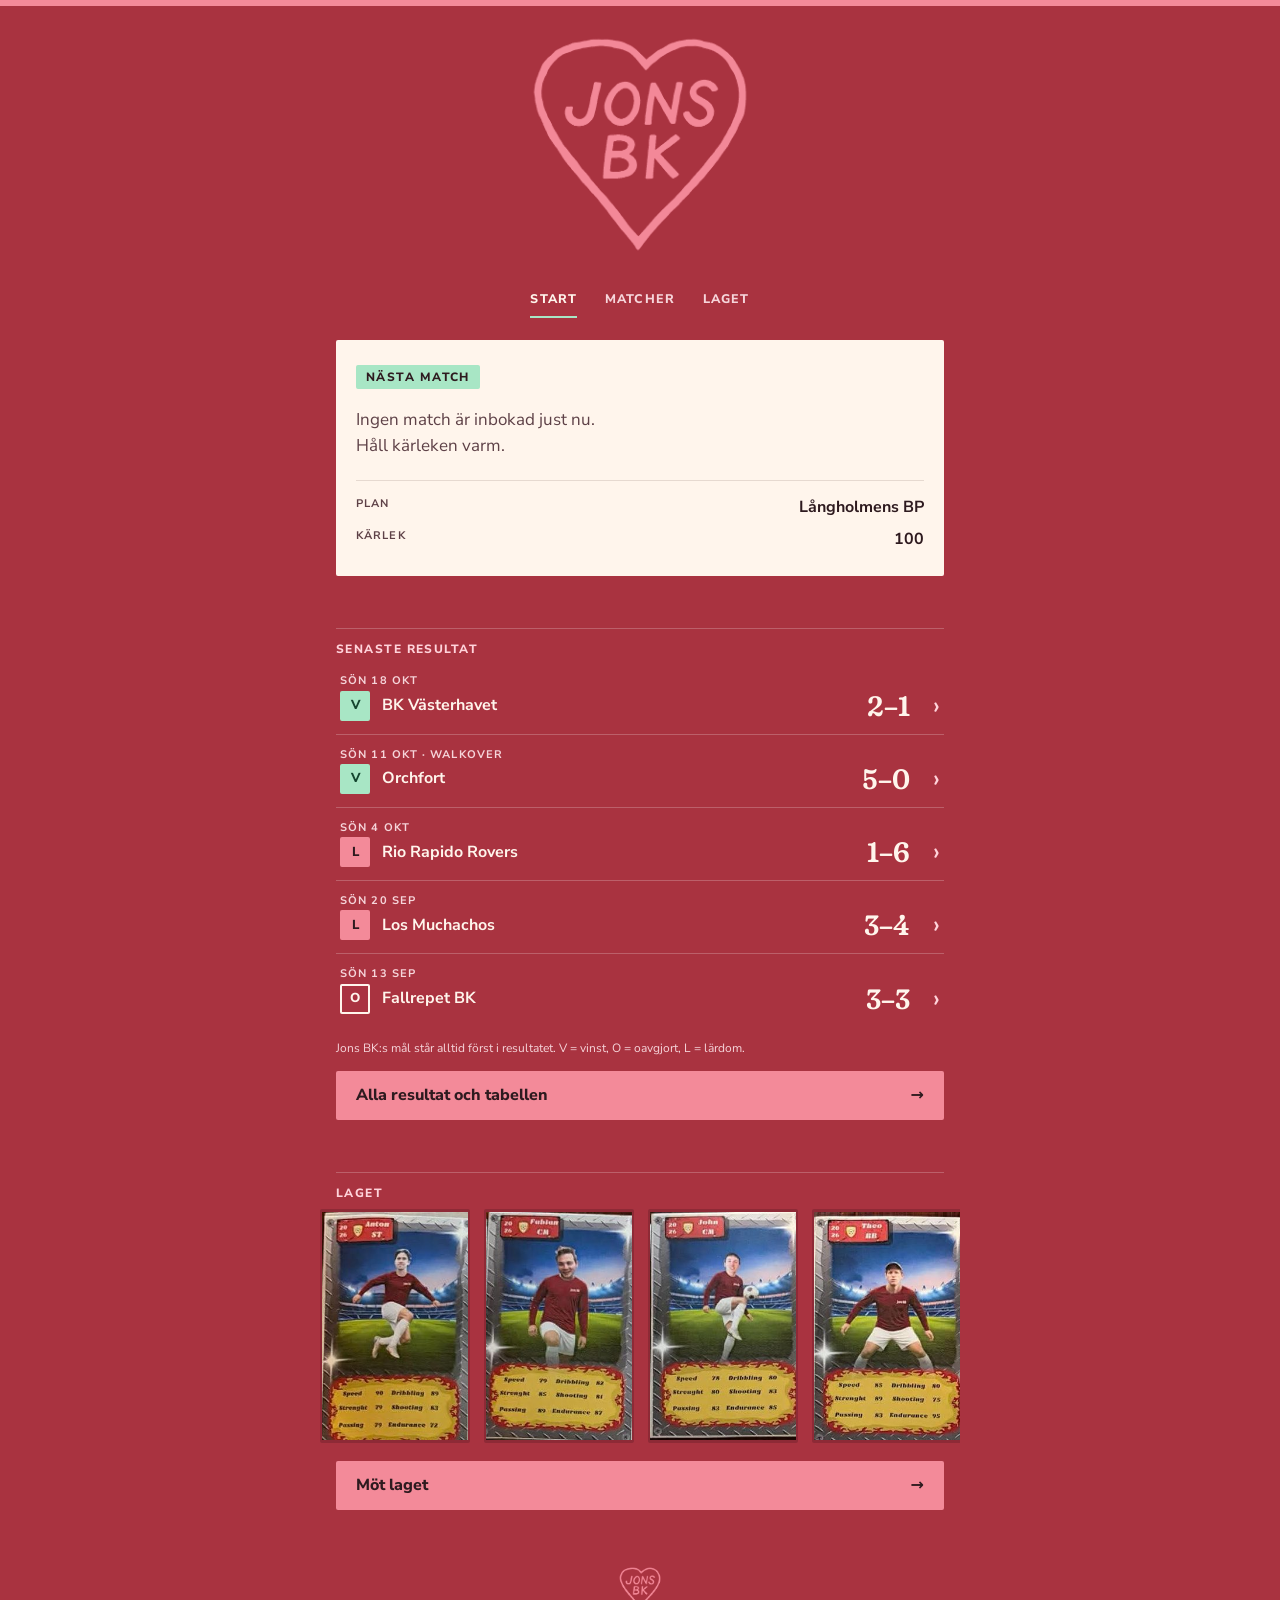
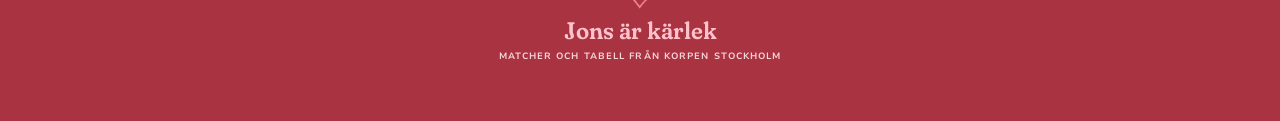
<file: index.html>
<!doctype html>
<html lang="sv"><head><meta charset="utf-8"><meta name="viewport" content="width=device-width, initial-scale=1, viewport-fit=cover"><title>Jons BK – Start</title><meta name="description" content="Jons BK spelar sjumannafotboll i Korpen Stockholm. Matcher, tabell och spelarkort, med kärlek."><link rel="preconnect" href="https://fonts.googleapis.com"><link rel="preconnect" href="https://fonts.gstatic.com" crossorigin><link href="https://fonts.googleapis.com/css2?family=Fraunces:opsz,wght,SOFT@9..144,300..800,0..100&family=Nunito+Sans:wght@400;700;800&display=swap" rel="stylesheet"><meta name="theme-color" content="#A93340"><link rel="preload" as="image" href="assets/logo/jons-bk-rosa.png" fetchpriority="high"><link rel="icon" type="image/png" href="assets/logo/favicon.png"><link rel="stylesheet" href="style.css"></head><body data-page="start"><div id="root"><div class="wrap"><header class="mast"><span class="logo" aria-hidden="true"></span></header></div></div><noscript><p style="padding:16px">Sidan behöver JavaScript för att visa matcher och spelarkort. Slå på det så rullar bollen igen.</p></noscript><script src="site.js"></script></body></html>
</file>
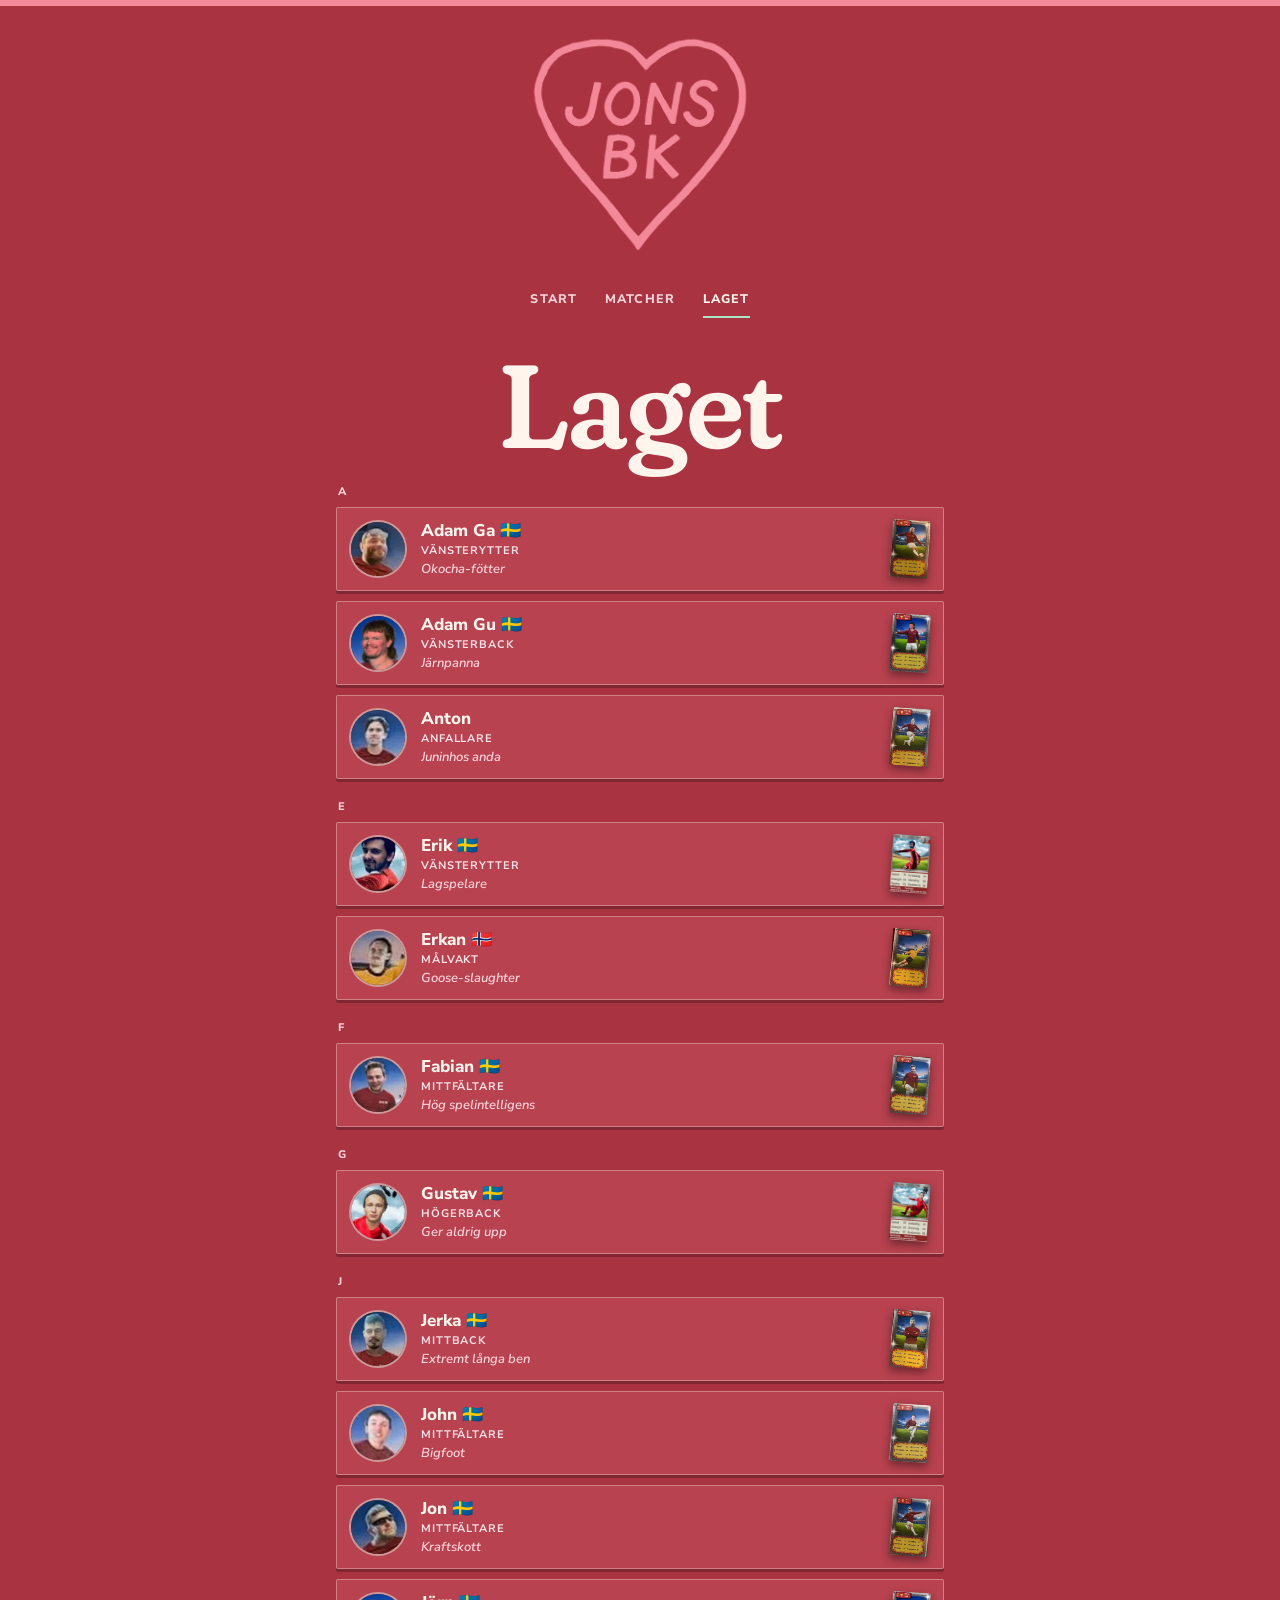
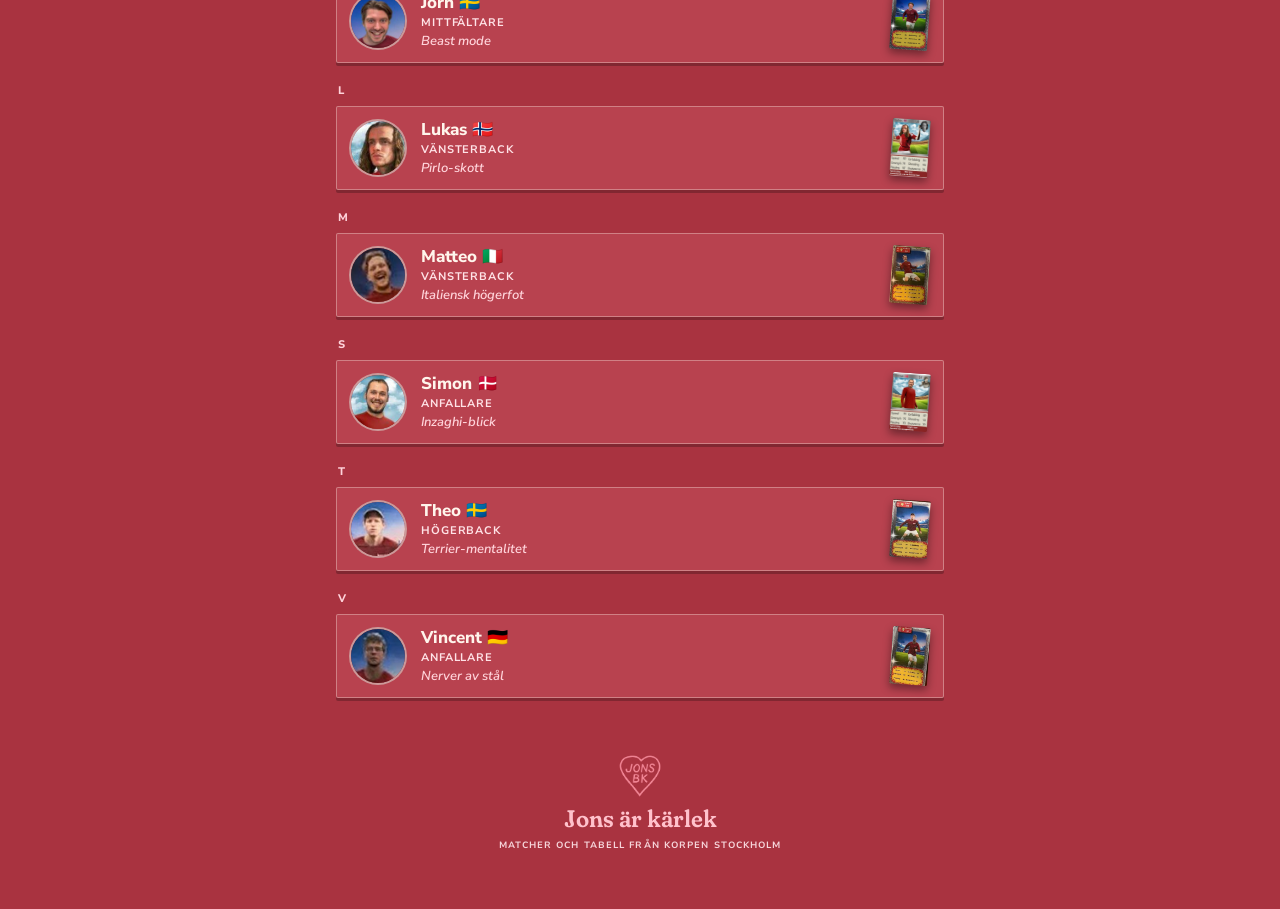
<file: laget.html>
<!doctype html>
<html lang="sv"><head><meta charset="utf-8"><meta name="viewport" content="width=device-width, initial-scale=1, viewport-fit=cover"><title>Jons BK – Laget</title><meta name="description" content="Spelarkort med superkrafter och utmärkelser för varje hjärta i Jons BK."><link rel="preconnect" href="https://fonts.googleapis.com"><link rel="preconnect" href="https://fonts.gstatic.com" crossorigin><link href="https://fonts.googleapis.com/css2?family=Fraunces:opsz,wght,SOFT@9..144,300..800,0..100&family=Nunito+Sans:wght@400;700;800&display=swap" rel="stylesheet"><meta name="theme-color" content="#A93340"><link rel="preload" as="image" href="assets/logo/jons-bk-rosa.png" fetchpriority="high"><link rel="icon" type="image/png" href="assets/logo/favicon.png"><link rel="stylesheet" href="style.css"></head><body data-page="laget"><div id="root"><div class="wrap"><header class="mast"><span class="logo" aria-hidden="true"></span></header></div></div><noscript><p style="padding:16px">Sidan behöver JavaScript för att visa matcher och spelarkort. Slå på det så rullar bollen igen.</p></noscript><script src="site.js"></script></body></html>
</file>
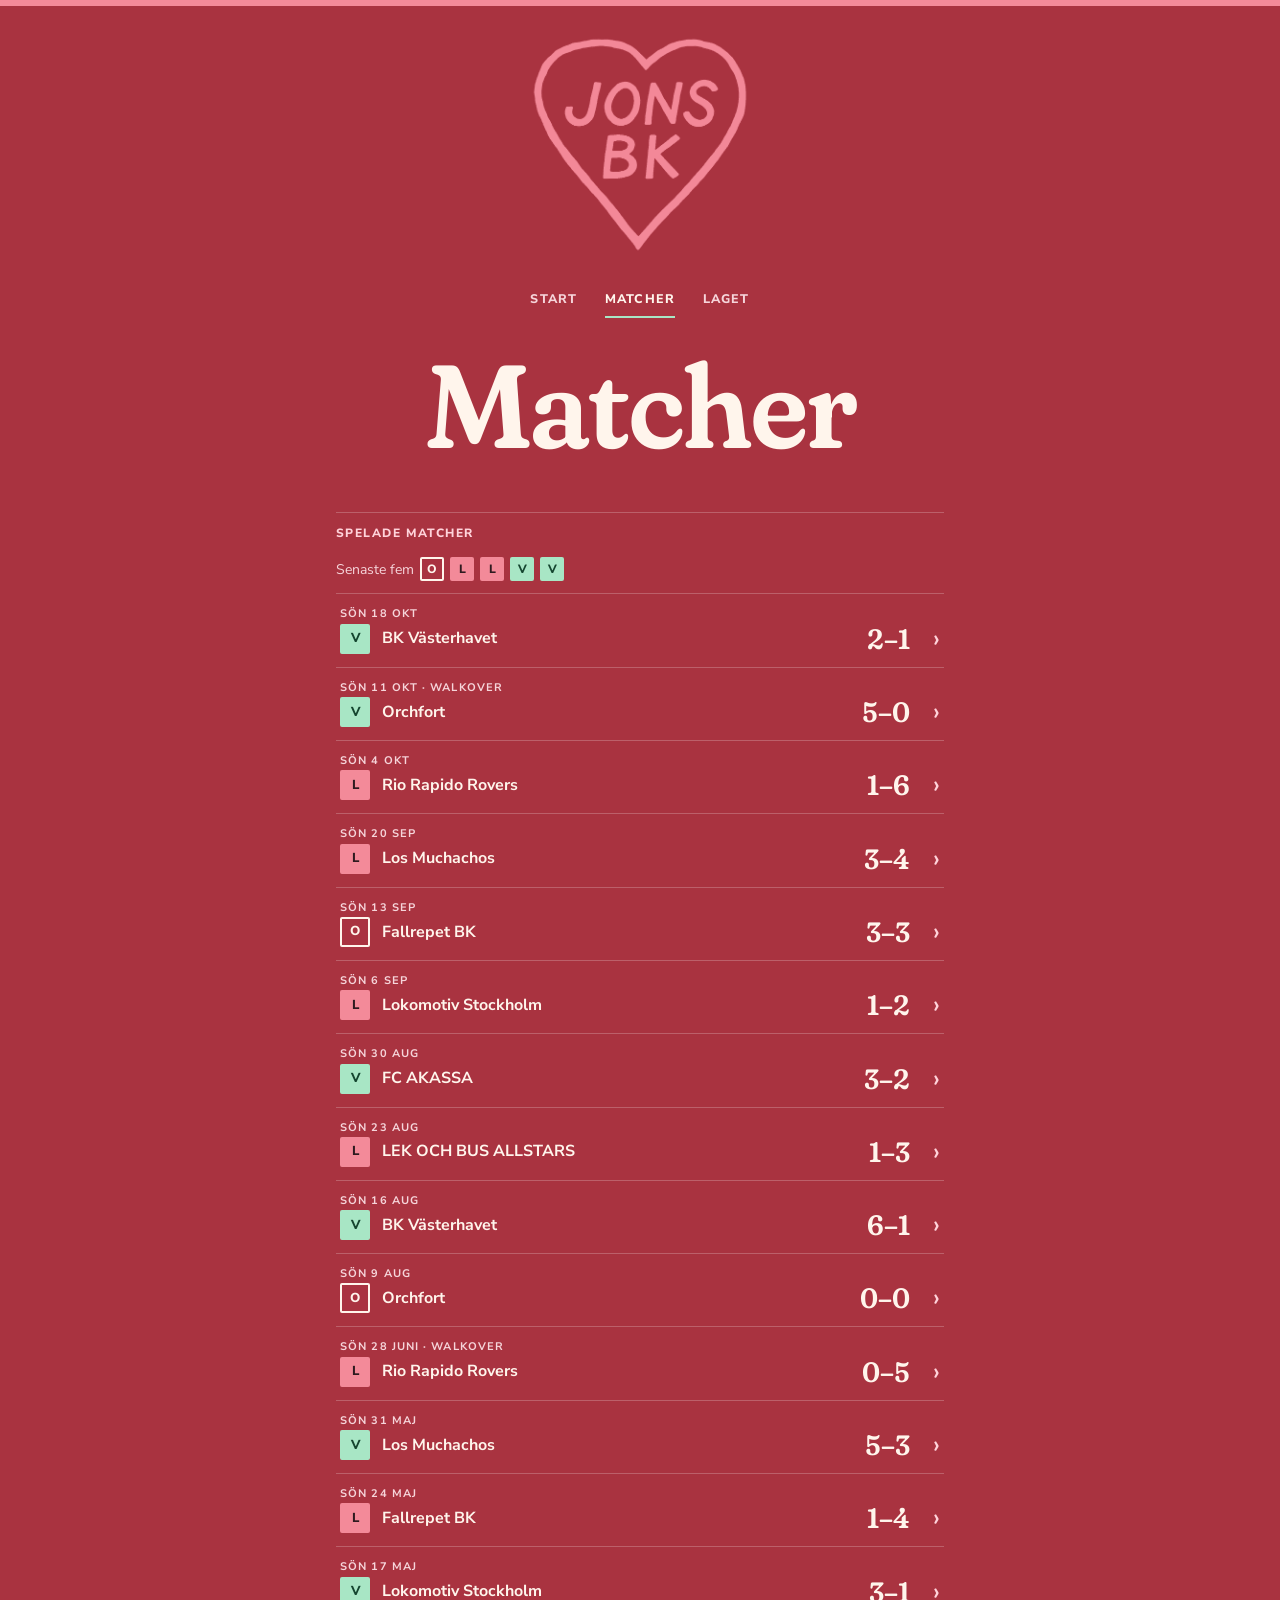
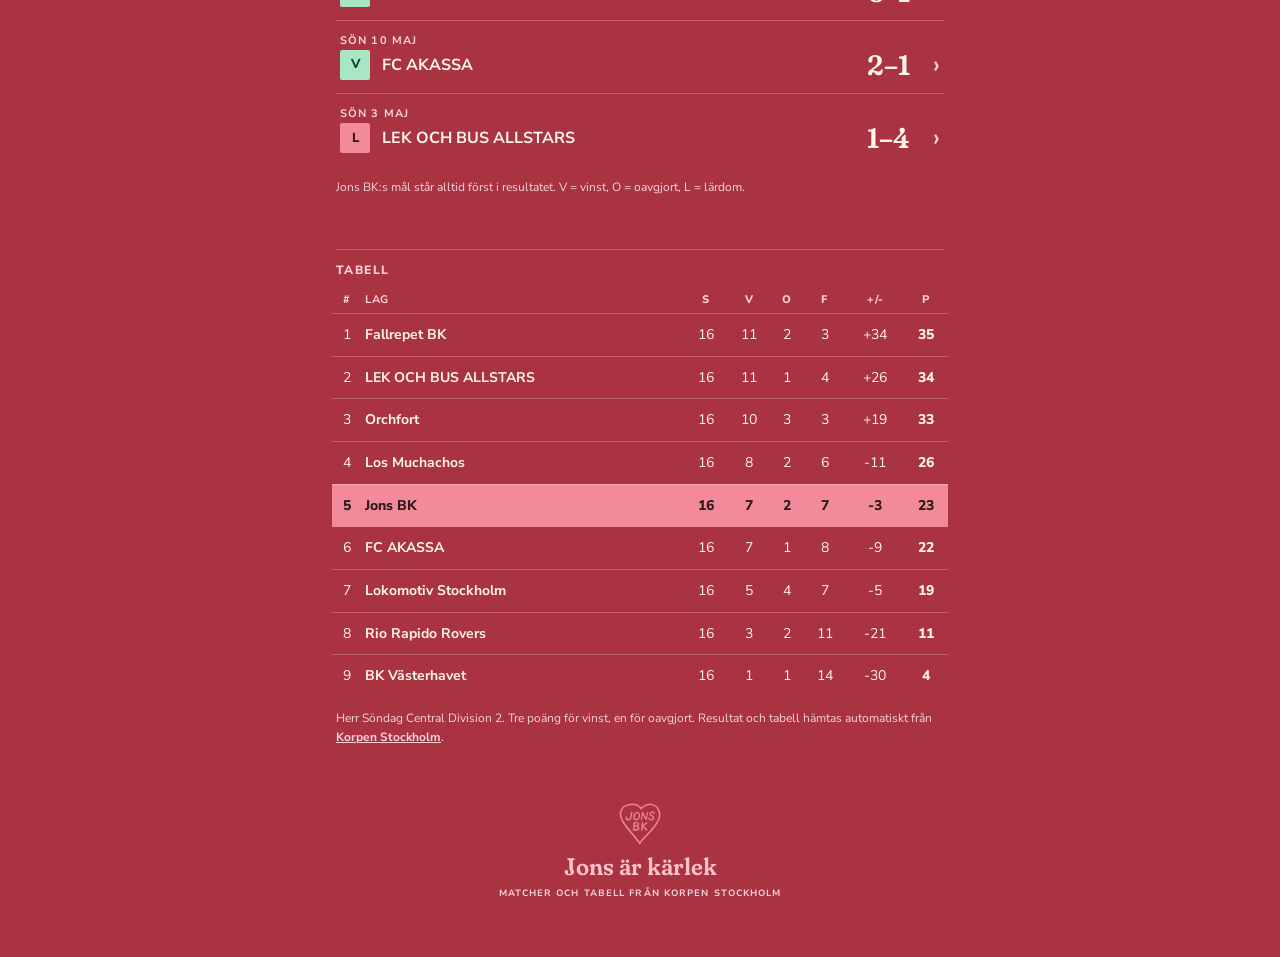
<file: matcher.html>
<!doctype html>
<html lang="sv"><head><meta charset="utf-8"><meta name="viewport" content="width=device-width, initial-scale=1, viewport-fit=cover"><title>Jons BK – Matcher och tabell</title><meta name="description" content="Resultat, kommande matcher och ställningen i serien för Jons BK."><link rel="preconnect" href="https://fonts.googleapis.com"><link rel="preconnect" href="https://fonts.gstatic.com" crossorigin><link href="https://fonts.googleapis.com/css2?family=Fraunces:opsz,wght,SOFT@9..144,300..800,0..100&family=Nunito+Sans:wght@400;700;800&display=swap" rel="stylesheet"><meta name="theme-color" content="#A93340"><link rel="preload" as="image" href="assets/logo/jons-bk-rosa.png" fetchpriority="high"><link rel="icon" type="image/png" href="assets/logo/favicon.png"><link rel="stylesheet" href="style.css"></head><body data-page="matcher"><div id="root"><div class="wrap"><header class="mast"><span class="logo" aria-hidden="true"></span></header></div></div><noscript><p style="padding:16px">Sidan behöver JavaScript för att visa matcher och spelarkort. Slå på det så rullar bollen igen.</p></noscript><script src="site.js"></script></body></html>
</file>
<file: style.css>
/* Jons BK: minimalt, inverterat. Rosa logga på djuprött. Färger från loggan; text och fyllningar valda för läsbarhet. */
:root{
  --bg:#A93340; --bg-deep:#8E2A36; --panel:rgba(255,255,255,.08); --line:rgba(255,255,255,.22);
  --text:#FFF5EC; --soft:#F6D5DA; --accent:#FFD3DA; --pink:#F38A99; --pink-lt:#FFC2CC; --mint:#A8E6C5;
  --ink:#2E1A1F; --cream:#FFF5EC; --leaf:#1F6B4A;
  --display:"Fraunces",Georgia,"Times New Roman",serif;
  --body:"Nunito Sans",system-ui,-apple-system,"Segoe UI",sans-serif;
  color-scheme:dark;
}
*,*::before,*::after{box-sizing:border-box}
html{-webkit-text-size-adjust:100%;background:var(--bg);scroll-behavior:smooth}
@view-transition{navigation:auto}
main{animation:rise .35s cubic-bezier(.2,.8,.2,1) backwards}
html,body{margin:0}
body{background:var(--bg);color:var(--text);font:400 16px/1.55 var(--body);border-top:6px solid var(--pink);min-height:100vh}
img{max-width:100%;display:block}
button{font:inherit;color:inherit}
a{color:inherit}
:focus-visible{outline:3px solid var(--cream);outline-offset:3px}
.mast .logo{transition:opacity .15s}
.wrap{max-width:640px;margin:0 auto;padding:22px 16px 56px}

/* huvud */
.mast{display:flex;flex-direction:column;align-items:center;margin-bottom:18px}
.mast .logo{display:block;width:min(230px,60vw);aspect-ratio:640/636;margin:2px 0 4px}
.mast .logo img{display:block;width:100%;height:100%;opacity:0}
.mast .logo img.instant{opacity:1}
.mast .logo img.ready{opacity:1;transition:opacity .4s ease-out}
.sr{position:absolute;width:1px;height:1px;overflow:hidden;clip:rect(0 0 0 0);white-space:nowrap}

/* meny: enkla textlänkar. Aktuell sida är ljus och understruken. */
.nav{display:flex;flex-wrap:wrap;justify-content:center;gap:4px 28px;list-style:none;margin:0 0 22px;padding:0}
.nav a{display:block;padding:8px 0;font-weight:800;font-size:12.5px;letter-spacing:.09em;text-transform:uppercase;color:var(--soft);text-decoration:none;border-bottom:2px solid transparent;transition:color .15s,border-color .15s}
.nav a:active{opacity:.7}
.nav a[aria-current="page"]{color:var(--text);border-color:var(--mint)}

/* sektioner */

.sec{margin:52px 0 0;padding-top:14px;border-top:1px solid var(--line)}
.sec > h2{margin:0 0 6px;font:800 12px/1 var(--body);letter-spacing:.12em;text-transform:uppercase;color:var(--accent)}
.panel{background:none;border:0;padding:0}
.panel.plain{background:none;border:0;padding:0}
.note{background:var(--pink);color:var(--ink);border-radius:2px;padding:10px 14px;font-size:14px;font-weight:700;margin:20px 0 0}
.prose p{margin:0 0 12px;max-width:62ch}
.fine{font-size:12px;color:var(--soft);margin:12px 0}
.fine a{color:var(--accent);font-weight:700;text-decoration:underline}
.more{margin:14px 0 6px}
.more a{display:flex;justify-content:space-between;align-items:center;padding:12px 20px;border-radius:2px;background:var(--pink);color:var(--ink);font-weight:800;text-decoration:none;transition:background .15s,transform .15s}
.more a span{transition:transform .15s}
.more a:active{transform:scale(.98)}

/* nästa match */
.card{margin-top:20px;background:var(--cream);color:var(--ink);border-radius:2px;padding:24px 20px}
.nameplate{margin:0 0 14px;font:800 12px/1 var(--body);letter-spacing:.12em;text-transform:uppercase;color:var(--bg)}
.sticker{display:inline-block;margin-bottom:12px;background:var(--mint);color:var(--ink);font:800 13px/1 var(--body);padding:7px 12px;border-radius:2px}
.versus .us{display:block;font:400 42px/1 var(--display);color:var(--pink-lt)}
.versus .vs{display:block;margin:6px 0;font-size:14px;color:var(--soft)}
.versus .them{display:block;font:400 36px/1.1 var(--display);overflow-wrap:anywhere}
.flame{margin-top:18px;padding-top:14px;border-top:1px solid var(--line)}
.stats{display:grid;grid-template-columns:auto 1fr;gap:8px 16px;margin:0}
.stats dt{color:var(--soft);font:700 11px/1.6 var(--body);letter-spacing:.1em;text-transform:uppercase}
.stats dd{margin:0;text-align:right;font-weight:700;overflow-wrap:anywhere}
.empty{margin:0;padding:4px 0 2px;font-size:17px;color:var(--soft)}

/* nästa match: krämvit så att den sticker ut */
.card .versus .us{color:var(--bg)}
.card .versus .them{color:var(--ink)}
.card .versus .vs,.card .stats dt,.card .empty{color:#5E4147}
.card .nameplate{display:inline-block;background:var(--mint);color:var(--ink);padding:6px 10px;border-radius:2px}
.card .stats dd{color:var(--ink)}
.card .flame{border-top-color:#E6D9D0}
.mnext{display:block;width:100%;margin-top:16px;padding:12px 14px;border:0;border-radius:2px;background:var(--bg);color:var(--cream);font:800 14px/1.2 var(--body);text-align:center;text-decoration:none;cursor:pointer;transition:background .15s,transform .12s}
.mnext:active{transform:translateY(1px)}

/* kortremsa på startsidan */
.strip{display:flex;gap:14px;overflow-x:auto;scroll-snap-type:x proximity;margin:0 -16px;padding:4px 16px 12px;-webkit-overflow-scrolling:touch}
.strip a{flex:none;width:150px;scroll-snap-align:start;border-radius:2px}
.strip img{width:100%;height:auto;aspect-ratio:250/390;object-fit:contain;border-radius:2px;background:var(--bg-deep);border:2px solid transparent;transition:transform .15s,border-color .15s}
.strip a:active img{transform:scale(.98)}
.strip-more{margin:6px 0 0}

/* matcher */
.rows{list-style:none;margin:0;padding:0}
.rows li{border-bottom:1px solid var(--line)}
.mrow{display:grid;grid-template-columns:auto 1fr auto 18px;align-items:center;gap:2px 12px;width:100%;padding:13px 4px;margin:0;border:0;background:none;color:inherit;font:inherit;text-align:left;text-decoration:none;cursor:pointer;transition:background .15s,transform .12s}
.mrow.plain{cursor:default}
.mrow .chev{justify-self:end;font:600 26px/1 var(--body);color:var(--accent);transition:transform .15s}
.mrow.plain .chev{visibility:hidden}
.mrow:active:not(.plain){background:rgba(255,255,255,.14)}
.rows li:last-child{border-bottom:0}
.rows .when{grid-column:1/-1;font:700 11px/1.3 var(--body);letter-spacing:.1em;text-transform:uppercase;color:var(--soft)}
.rows .opp{font-weight:700;overflow-wrap:anywhere;min-width:0}
.rows .score{font:600 28px/1 var(--display);font-variant-numeric:tabular-nums;white-space:nowrap}
/* resultatmarkörer skiljs på fyllning, inte på röd/grön: vinst = krämvit, lärdom = rosa, oavgjort = kontur */
.res{width:30px;height:30px;display:grid;place-items:center;border-radius:2px;font:800 13px/1 var(--body);border:2px solid var(--cream);color:var(--cream)}
.res.W{background:var(--mint);border-color:var(--mint);color:#14452F}
.res.D{background:transparent;color:var(--cream)}
.res.L{background:var(--pink);border-color:var(--pink);color:var(--ink)}
.res.up{border-color:var(--line);color:var(--accent);font-size:15px}
.form{display:flex;flex-wrap:wrap;gap:6px;align-items:center;margin:0;padding:12px 0;border-bottom:1px solid var(--line);font-size:14px;color:var(--soft)}
.form .res{width:24px;height:24px;font-size:12px}
.scroll{overflow-x:auto;margin:0 -4px}
table.lg{width:100%;border-collapse:collapse;font-size:14px;font-variant-numeric:tabular-nums}
.lg th{padding:12px 4px 8px;text-align:center;font:800 11px/1 var(--body);letter-spacing:.06em;text-transform:uppercase;color:var(--accent);border-bottom:1px solid var(--line)}
.lg td{padding:10px 4px;text-align:center;border-bottom:1px solid var(--line)}
.lg tbody tr:last-child td{border-bottom:0}
.lg .t{text-align:left;font-weight:700;min-width:92px}
.lg tbody tr.us td{background:var(--pink);color:var(--ink);font-weight:800;border-color:var(--pink)}
.lg td.pts{font-weight:800}

/* laget: ett stort kort i taget */
.stage{position:relative;display:grid;place-items:center;min-height:min(370px,46vh);margin-top:30px;touch-action:pan-y}
.stage img{max-width:min(300px,62vw);max-height:min(370px,46vh);width:auto;height:auto;border-radius:2px;box-shadow:0 14px 34px rgba(0,0,0,.35);
  transition:opacity .17s ease,transform .32s cubic-bezier(.2,.8,.2,1)}
.stage img.out{opacity:0;transform:translateX(var(--dx,0)) scale(.97)}
.stage img.jump{transition:none}
.pager{display:flex;align-items:center;justify-content:center;gap:14px;margin-top:18px}
.pg{width:56px;height:44px;display:grid;place-items:center;cursor:pointer;border:1.5px solid rgba(255,245,236,.6);border-radius:2px;background:transparent;color:var(--text);font:800 20px/1 var(--body);transition:background .15s,transform .15s}
.pg:active{transform:scale(.94)}
.count{margin:0;min-width:74px;text-align:center;font:700 12px/1 var(--body);letter-spacing:.14em;color:var(--soft);font-variant-numeric:tabular-nums}
.who{margin-top:18px;text-align:center}
.who h2{margin:0;font:600 clamp(40px,12vw,64px)/1 var(--display);font-variation-settings:"SOFT" 100,"opsz" 72;color:var(--cream)}
.who p{margin:8px 0 0;font:700 11px/1.4 var(--body);letter-spacing:.1em;text-transform:uppercase;color:var(--soft)}
.detail{max-width:460px;margin:12px auto 0}
.chips{display:flex;flex-wrap:wrap;justify-content:center;gap:8px;margin:18px 0 0}
.chip{cursor:pointer;padding:8px 16px;min-height:40px;border:1.5px solid rgba(255,245,236,.6);border-radius:2px;background:transparent;font-weight:700;font-size:14px;color:var(--text);transition:background .15s,color .15s,border-color .15s,transform .15s}
.chip:active{transform:scale(.97)}
.chip[aria-pressed="true"]{background:var(--cream);border-color:var(--cream);color:var(--bg)}
.detail h4{margin:30px 0 10px;font:800 11px/1 var(--body);letter-spacing:.12em;text-transform:uppercase;color:var(--accent)}
.legend{display:flex;align-items:center;gap:6px;margin:0 0 14px;min-height:14px;font:700 11px/1 var(--body);letter-spacing:.1em;color:var(--soft)}
.legend .key{display:inline-block;width:18px;height:6px;border-radius:1px;margin-left:10px}
.legend .key:first-child{margin-left:0}
.key.kold{background:rgba(255,245,236,.5)}.key.knew{background:var(--pink)}
.bars{list-style:none;margin:0;padding:0;display:grid;gap:14px}
.bars li{display:grid;grid-template-columns:96px 1fr 30px;align-items:center;gap:10px;font-size:14px}
.bars.compare li{grid-template-columns:92px 1fr 72px 40px}
.bars:not(.compare) em{display:none}
.bars .tracks{display:grid;gap:3px}
.bars .bar{height:7px;background:rgba(255,255,255,.14);border-radius:1px;overflow:hidden;opacity:.55;transition:opacity .25s}
.bars .bar.on,.bars:not(.compare) .bar{opacity:1}
.bars .bar i{display:block;height:100%;border-radius:1px;background:var(--pink);transition:width .65s cubic-bezier(.2,.8,.2,1)}
.bars .bar.old i{background:rgba(255,245,236,.6)}
.bars .nums{display:flex;align-items:baseline;justify-content:flex-end;gap:5px;min-width:30px;font-variant-numeric:tabular-nums}
.bars .nums small{font-size:13px;color:var(--soft)}
.bars .nums .arr{font-size:11px;color:var(--soft)}
.bars .nums b{font-weight:800;font-size:16px;min-width:22px;text-align:right}
.bars em{font:800 12px/1 var(--body);font-style:normal;color:var(--mint);white-space:nowrap}
.swap{animation:rise .32s cubic-bezier(.2,.8,.2,1) both}
@keyframes rise{from{opacity:0;transform:translateY(8px)}to{opacity:1;transform:none}}
.proname{margin:0;font:600 30px/1.05 var(--display);font-variation-settings:"SOFT" 100,"opsz" 72;color:var(--cream)}
.kraft{background:var(--pink);color:var(--ink);border-radius:2px;padding:12px 14px}
.kraft b{display:block;font-size:16px}
.awards{margin:0;padding:0;list-style:none;display:grid;gap:8px}
.awards li{border:1px solid var(--line);border-radius:2px;padding:9px 12px;font-size:14px;color:var(--soft)}
.awards li::before{content:"\2665  ";color:var(--pink)}
.lovemeter{margin-top:22px;text-align:center;font-weight:800;font-size:14px;color:var(--accent)}
.lovemeter .bar{height:6px;margin-top:8px;border-radius:1px;background:var(--pink)}

/* fot + knappar */
.foot{margin-top:56px;text-align:center;color:var(--soft);font:700 11px/1.5 var(--body);letter-spacing:.1em;text-transform:uppercase}
.foot img{width:44px;margin:0 auto 8px}
.foot .love{text-transform:none;letter-spacing:0;margin:0 0 4px;font:400 24px/1.1 var(--display);color:var(--pink-lt)}
.btn{cursor:pointer;padding:8px 18px;min-height:40px;border:1.5px solid rgba(255,245,236,.6);border-radius:2px;background:transparent;font-weight:800;font-size:14px;color:var(--text);transition:background .15s}
.btn:active{transform:scale(.97)}

/* Fraunces: mjuk (SOFT 100) för rubriker och namn */
.pagetitle,.rows .score,.versus .us,.versus .them,.foot .love{font-weight:600;font-variation-settings:"SOFT" 100,"opsz" 72}
.pagetitle{font-family:var(--display);margin:34px 0 20px;text-align:center;font-size:clamp(60px,19vw,118px);line-height:.92;letter-spacing:-.02em;color:var(--cream)}
.versus .us{font-size:44px}
.versus .them{font-size:38px}

/* hover (bara med mus) */
@media (hover:hover){
  .mrow:not(.plain):hover{background:rgba(255,255,255,.08)}
  .mrow:not(.plain):hover .chev{transform:translateX(4px)}
  .mnext:hover{background:var(--bg-deep)}
  .mast .logo:hover{opacity:.82}
  .nav a:not([aria-current="page"]):hover{color:var(--text);border-color:rgba(255,245,236,.5)}
  .more a:hover{background:var(--pink-lt)}
  .more a:hover span{transform:translateX(4px)}
  .strip a:hover img{transform:translateY(-4px);border-color:var(--pink)}
  .pg:hover{background:rgba(255,255,255,.18)}
  .chip:not([aria-pressed="true"]):hover,.btn:hover{background:rgba(255,255,255,.18)}
  .fine a:hover,.more a:hover{text-decoration-thickness:2px}
}
@media (prefers-reduced-motion:reduce){*{transition:none!important;animation:none!important}html{scroll-behavior:auto}@view-transition{navigation:none}}

/* Lista + låda */
.plist{list-style:none;margin:8px 0 0;padding:0}
.pl-letter{padding:18px 4px 6px;font:800 11px/1 var(--body);letter-spacing:.14em;color:var(--accent);border-bottom:1px solid var(--line)}
.plist li:first-child.pl-letter{padding-top:6px}
/* rader som paneler/kort */
:root{--panel:#B8424F}
.plist li:not(.pl-letter){margin-top:10px}
.pl-letter+li{margin-top:12px}
.pl-letter{border-bottom:0;padding:22px 2px 0}
.prow{position:relative;display:flex;align-items:center;gap:14px;width:100%;padding:12px 14px 12px 12px;background:var(--panel);border:1.5px solid rgba(255,245,236,.34);border-radius:2px;box-shadow:0 3px 0 rgba(0,0,0,.24);color:var(--text);text-align:left;cursor:pointer;transition:transform .16s cubic-bezier(.2,.8,.2,1),box-shadow .16s,border-color .16s,background .16s}
.prow .av{width:58px;height:58px;flex:none;border-radius:50%;object-fit:cover;background:var(--bg-deep);border:2px solid rgba(255,245,236,.55)}
.pt{flex:1;min-width:0;display:grid;gap:3px}
.pt b{font-weight:800;font-size:17px;line-height:1.15}
.pt small{font:700 11px/1.3 var(--body);letter-spacing:.08em;text-transform:uppercase;color:#FFE3E7}
.pt em{font:italic 600 13px/1.3 var(--body);color:var(--accent);white-space:nowrap;overflow:hidden;text-overflow:ellipsis}
.mini{flex:none;width:38px;height:58px;margin-left:2px;transform:rotate(4deg);transition:transform .2s cubic-bezier(.2,.8,.2,1)}
.mini img{width:100%;height:100%;object-fit:cover;object-position:50% 0;border-radius:2px;box-shadow:0 4px 8px rgba(0,0,0,.4);background:var(--bg-deep)}
.prow:active{transform:translateY(2px);box-shadow:0 1px 0 rgba(0,0,0,.24);background:#A93340}
.prow:active .mini{transform:rotate(0) scale(1.06)}
@media (hover:hover){.prow:hover{transform:translateY(-2px);border-color:var(--cream);box-shadow:0 8px 16px rgba(0,0,0,.3)}.prow:hover .mini{transform:rotate(-2deg) translateY(-3px)}}
body.sheet-open{overflow:hidden}

/* lådan */
.sheet-backdrop{position:fixed;inset:0;z-index:70;background:rgba(30,10,14,.72);opacity:0;pointer-events:none;transition:opacity .3s}
body.sheet-open .sheet-backdrop{opacity:1;pointer-events:auto}
.sheet{position:fixed;inset:0;z-index:80;display:flex;flex-direction:column;background:var(--sheet-bg,var(--bg));border-radius:6px 6px 0 0;transform:translateY(100%);visibility:hidden;outline:0;overscroll-behavior:contain;
  transition:transform .32s cubic-bezier(.4,0,.9,.55),visibility 0s .32s;box-shadow:0 -10px 40px rgba(0,0,0,.35)}
body.sheet-open .sheet{transform:translateY(0);visibility:visible;transition:transform .46s cubic-bezier(.16,.92,.24,1)}
.sheet.dragging,body.sheet-open .sheet.dragging{transition:none}
.sheet-head{position:relative;flex:none;height:54px;display:grid;place-items:center;touch-action:none;cursor:grab;user-select:none}
.sheet-head:active{cursor:grabbing}
.grab{width:46px;height:5px;border-radius:3px;background:rgba(255,245,236,.55)}
.sx{position:absolute;right:10px;top:7px;width:40px;height:40px;display:grid;place-items:center;padding:0 0 3px;border:1.5px solid rgba(255,245,236,.6);border-radius:2px;background:transparent;color:var(--text);font:600 26px/1 var(--body);cursor:pointer;transition:background .15s}
.sx:hover{background:rgba(255,255,255,.16)}
.sheet-body{flex:1;overflow-y:auto;overscroll-behavior:contain;padding:0 16px max(44px,env(safe-area-inset-bottom));-webkit-overflow-scrolling:touch}
.sheet-body>*{max-width:640px;margin-left:auto;margin-right:auto}
.sheet .stage{margin-top:4px}
/* innehållet kommer in med lådan */
body.sheet-open .sheet.fx .stage img{animation:cardin .7s .1s cubic-bezier(.16,.92,.24,1) backwards}
body.sheet-open .sheet.fx .who,body.sheet-open .sheet.fx .detail,body.sheet-open .sheet.fx .pager{animation:rise .5s .2s cubic-bezier(.2,.8,.2,1) backwards}
@keyframes cardin{from{opacity:0;transform:translateY(46px) scale(.9)}to{opacity:1;transform:none}}
@media (prefers-reduced-motion:reduce){.sheet,.sheet-backdrop{transition:none!important}}

/* från rad till helskärm och tillbaka (klippet växer ut från raden) */
.sheet.morph-open,.sheet.morph-close{transform:none!important;visibility:visible!important;border-radius:0;box-shadow:none;transition:clip-path .52s cubic-bezier(.2,.9,.2,1),background-color .52s!important}
.sheet.morph-close{transition:clip-path .44s cubic-bezier(.5,0,.2,1),background-color .44s!important}
.sheet.morph-open .sheet-head,.sheet.morph-open .sheet-body{animation:fadein .3s .16s ease-out backwards}
.sheet.morph-close .sheet-head,.sheet.morph-close .sheet-body{opacity:0;transition:opacity .16s}
@keyframes fadein{from{opacity:0}to{opacity:1}}
body.sheet-open .sheet.morph-open .stage img{animation:cardin .6s .24s cubic-bezier(.16,.92,.24,1) backwards}

/* matchlådan */
.mxhead{margin-top:6px}
.mx-eyebrow{margin:0 0 10px;font:800 11px/1 var(--body);letter-spacing:.14em;text-transform:uppercase;color:var(--accent)}
.mx-title{margin:0;font:600 clamp(32px,9.5vw,50px)/1.05 var(--display);font-variation-settings:"SOFT" 100,"opsz" 72;color:var(--cream);overflow-wrap:anywhere}
.mx-title span{display:block;margin-bottom:6px;font:700 12px/1 var(--body);letter-spacing:.14em;text-transform:uppercase;color:var(--soft);font-variation-settings:normal}
.mx-when{margin:12px 0 0;font:700 12px/1.4 var(--body);letter-spacing:.1em;text-transform:uppercase;color:var(--soft)}
.mx-result{display:flex;align-items:center;justify-content:center;gap:14px;margin:22px 0 4px}
.mx-result .res{width:40px;height:40px;font-size:18px}
.mx-result b{font:600 clamp(54px,17vw,84px)/1 var(--display);font-variation-settings:"SOFT" 100,"opsz" 96;font-variant-numeric:tabular-nums;color:var(--cream)}
.mx-result small{font:700 11px/1.2 var(--body);letter-spacing:.12em;text-transform:uppercase;color:var(--soft)}
.mx-result .sticker{margin:0}
.mx-note{max-width:460px;margin:12px auto 0;padding:10px 12px;border:1.5px dashed rgba(255,245,236,.5);border-radius:2px;text-align:center;font-size:14px;color:var(--soft)}
.facts{display:grid;grid-template-columns:auto 1fr;gap:8px 16px;margin:0}
.facts dt{color:var(--soft);font:700 11px/1.7 var(--body);letter-spacing:.1em;text-transform:uppercase}
.facts dd{margin:0;text-align:right;font-weight:700;overflow-wrap:anywhere}
.ext{white-space:nowrap;color:var(--accent);font-weight:800;text-decoration:underline}
.wx{display:flex;align-items:baseline;gap:12px}
.wx b{font:600 40px/1 var(--display);font-variation-settings:"SOFT" 100,"opsz" 72;color:var(--cream)}
.wx span{font-weight:700;font-size:16px}
.soft{margin:6px 0 0;font-size:14px;color:var(--soft)}
.tabl{list-style:none;margin:0;padding:0;display:grid;gap:8px}
.tabl li{display:flex;align-items:center;justify-content:space-between;gap:12px;padding:10px 12px;border:1px solid var(--line);border-radius:2px;background:rgba(255,255,255,.05)}
.tabl b{font-weight:800;overflow-wrap:anywhere}
.posv{display:flex;align-items:baseline;gap:8px;white-space:nowrap;font-variant-numeric:tabular-nums}
.posv .pp{color:var(--soft);font-weight:700}
.posv .pp.now{font:600 22px/1 var(--display);color:var(--cream)}
.posv .pp.up{color:var(--mint)}
.posv i{font-style:normal;color:var(--soft)}

/* öppnad direkt från en länk: lådan står på plats från första bilden */
body.instant .sheet,body.instant .sheet *,body.instant .sheet-backdrop{transition:none!important;animation:none!important}
.bars.still .bar,.bars.still .bar i{transition:none}
</file>
